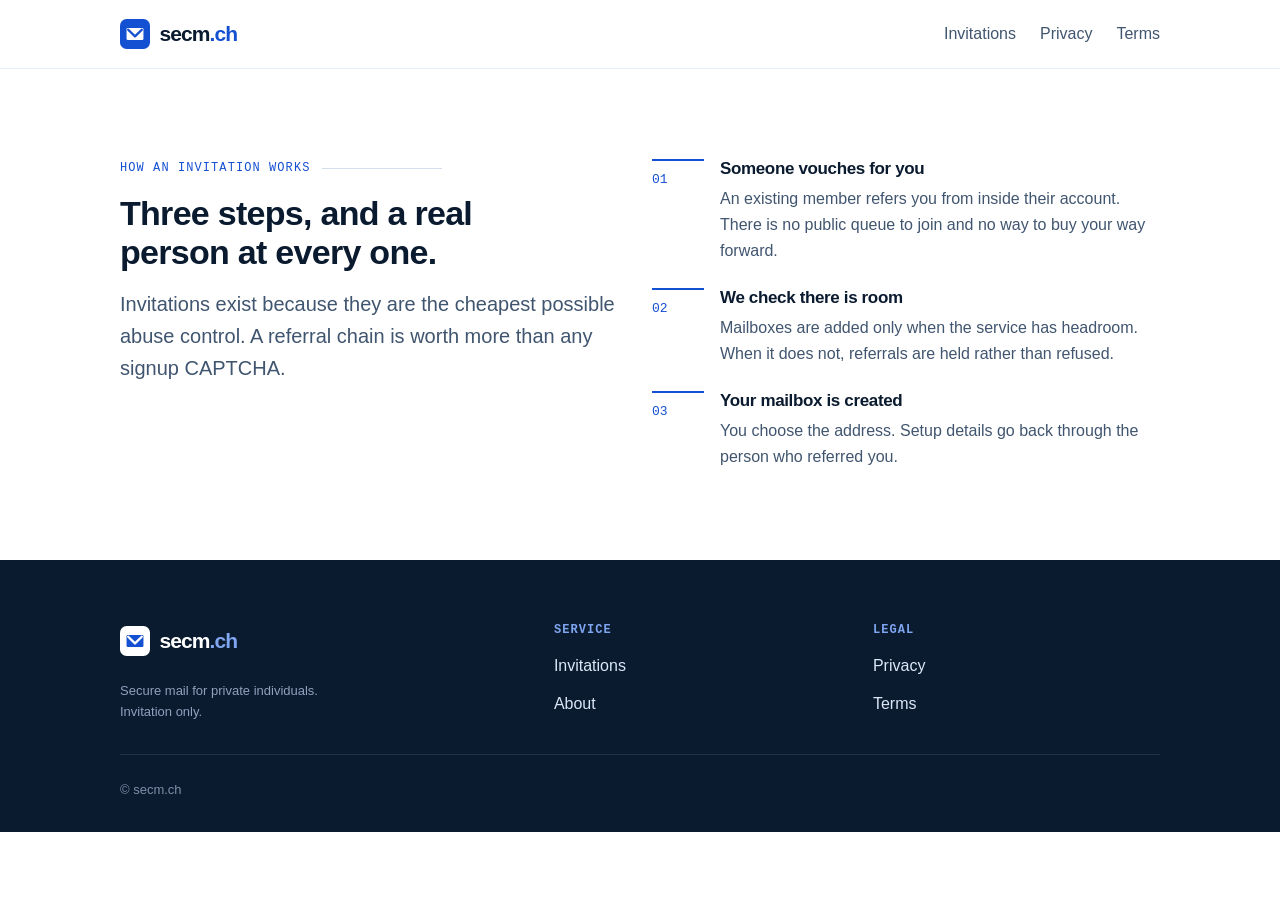
<file: index.html>
<!doctype html>
<html lang="en">
<head>
<meta charset="utf-8">
<meta name="viewport" content="width=device-width, initial-scale=1">
<meta http-equiv="Content-Security-Policy" content="default-src 'none'; base-uri 'none'; form-action 'none'; frame-src 'none'; object-src 'none'; script-src 'none'; connect-src 'none'; img-src 'self'; style-src 'self'; font-src 'self'; manifest-src 'self'; upgrade-insecure-requests">
<title>SECM — Secure mail for private individuals</title>
<meta name="description" content="SECM is a small, invitation-only mail service. No advertising, no profiling, no resale of anything that passes through your mailbox.">
<meta name="referrer" content="no-referrer">
<link rel="canonical" href="https://secm.ch/">
<link rel="stylesheet" href="/assets/css/main.css">
<link rel="icon" href="/assets/img/favicon.svg" type="image/svg+xml">
<link rel="apple-touch-icon" href="/assets/img/apple-touch-icon.png">
<link rel="manifest" href="/site.webmanifest">
<meta name="theme-color" content="#1450D2">
<meta property="og:type" content="website">
<meta property="og:site_name" content="SECM">
<meta property="og:title" content="SECM — Secure mail for private individuals">
<meta property="og:description" content="A small, invitation-only mail service. No advertising, no profiling, no resale.">
<meta property="og:url" content="https://secm.ch/">
<meta property="og:image" content="https://secm.ch/assets/img/og.png">
<meta name="twitter:card" content="summary_large_image">
</head>
<body>

<a class="skip" href="#main">Skip to content</a>

<header class="masthead">
  <div class="wrap masthead__inner">
    <a class="brand" href="/">
      <img class="brand__mark" src="/assets/img/logo-mark.svg" alt="" width="30" height="30">
      <span class="brand__word">secm<span class="brand__tld">.ch</span></span>
    </a>
    <nav class="nav" aria-label="Primary">
      <a class="nav__link" href="/invitations">Invitations</a>
      <a class="nav__link" href="/privacy">Privacy</a>
      <a class="nav__link" href="/terms">Terms</a>
    </nav>
  </div>
</header>

<main>

  <!-- =================================================================== -->
  <section class="section">
    <div class="wrap">
      <div class="grid grid--2">
        <div>
          <p class="eyebrow">How an invitation works</p>
          <h2 class="h-major">Three steps, and a real person at every one.</h2>
          <p class="lede">
            Invitations exist because they are the cheapest possible abuse
            control. A referral chain is worth more than any signup CAPTCHA.
          </p>
        </div>

        <ol class="steps">
          <li class="step">
            <span class="step__num" aria-hidden="true"></span>
            <div>
              <h3 class="step__title">Someone vouches for you</h3>
              <p class="step__body">
                An existing member refers you from inside their account. There
                is no public queue to join and no way to buy your way forward.
              </p>
            </div>
          </li>
          <li class="step">
            <span class="step__num" aria-hidden="true"></span>
            <div>
              <h3 class="step__title">We check there is room</h3>
              <p class="step__body">
                Mailboxes are added only when the service has headroom. When it
                does not, referrals are held rather than refused.
              </p>
            </div>
          </li>
          <li class="step">
            <span class="step__num" aria-hidden="true"></span>
            <div>
              <h3 class="step__title">Your mailbox is created</h3>
              <p class="step__body">
                You choose the address. Setup details go back through the person
                who referred you.
              </p>
            </div>
          </li>
        </ol>
      </div>
    </div>
  </section>

 

</main>

<footer class="footer">
  <div class="wrap">
    <div class="footer__grid">
      <div>
        <span class="footer__brand">
          <img class="brand__mark" src="/assets/img/logo-mark-inverse.svg" alt="" width="30" height="30">
          <span class="brand__word">secm<span class="brand__tld">.ch</span></span>
        </span>
        <p class="footer__blurb">
          Secure mail for private individuals. Invitation only.
        </p>
      </div>
      <div>
        <h2 class="footer__heading">Service</h2>
        <ul class="footer__list">
          <li><a href="/invitations">Invitations</a></li>
          <li><a href="/about">About</a></li>
        </ul>
      </div>
      <div>
        <h2 class="footer__heading">Legal</h2>
        <ul class="footer__list">
          <li><a href="/privacy">Privacy</a></li>
          <li><a href="/terms">Terms</a></li>
        </ul>
      </div>
    </div>
    <div class="footer__base">
      <span>&copy; secm.ch</span>
    </div>
  </div>
</footer>

</body>
</html>
</file>
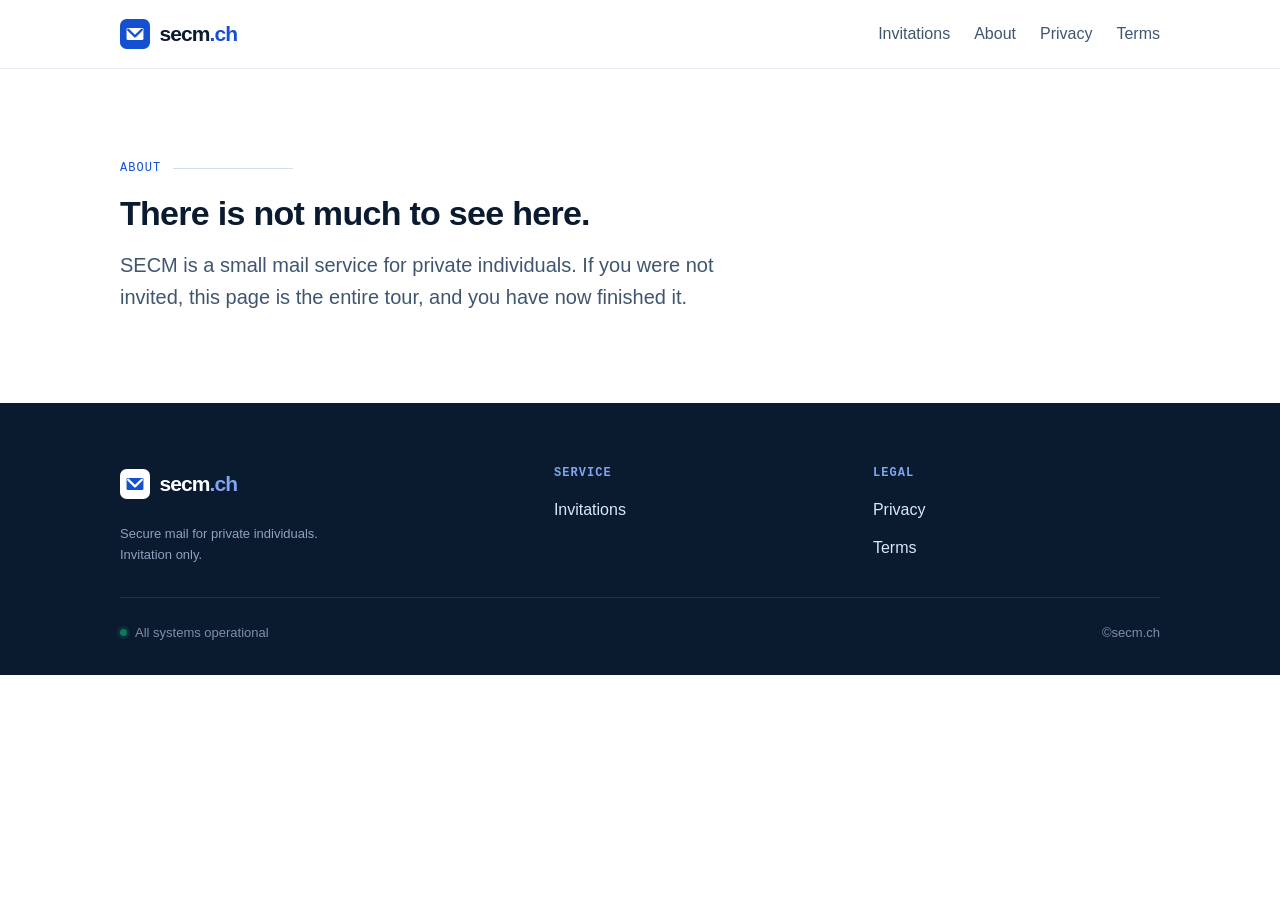
<file: about.html>
<!doctype html>
<html lang="en">
<head>
<meta charset="utf-8">
<meta name="viewport" content="width=device-width, initial-scale=1">
<meta http-equiv="Content-Security-Policy" content="default-src 'none'; base-uri 'none'; form-action 'none'; frame-src 'none'; object-src 'none'; script-src 'none'; connect-src 'none'; img-src 'self'; style-src 'self'; font-src 'self'; manifest-src 'self'; upgrade-insecure-requests">
<title>About — SECM</title>
<meta name="description" content="SECM is a small, invitation-only mail service. If you were not invited, this page is the entire tour.">
<meta name="referrer" content="no-referrer">
<link rel="canonical" href="https://secm.ch/about">
<link rel="stylesheet" href="/assets/css/main.css">
<link rel="icon" href="/assets/img/favicon.svg" type="image/svg+xml">
<link rel="apple-touch-icon" href="/assets/img/apple-touch-icon.png">
<link rel="manifest" href="/site.webmanifest">
<meta name="theme-color" content="#1450D2">
<meta property="og:type" content="website">
<meta property="og:site_name" content="SECM">
<meta property="og:title" content="About — SECM">
<meta property="og:description" content="SECM is a small, invitation-only mail service. If you were not invited, this page is the entire tour.">
<meta property="og:url" content="https://secm.ch/about">
<meta property="og:image" content="https://secm.ch/assets/img/og.png">
<meta name="twitter:card" content="summary_large_image">
</head>
<body>

<a class="skip" href="#main">Skip to content</a>

<header class="masthead">
  <div class="wrap masthead__inner">
    <a class="brand" href="/">
      <img class="brand__mark" src="/assets/img/logo-mark.svg" alt="" width="30" height="30">
      <span class="brand__word">secm<span class="brand__tld">.ch</span></span>
    </a>
    <nav class="nav" aria-label="Primary">
      <a class="nav__link" href="/invitations">Invitations</a>
      <a class="nav__link" href="/about">About</a>
      <a class="nav__link" href="/privacy">Privacy</a>
      <a class="nav__link" href="/terms">Terms</a>
    </nav>
  </div>
</header>

<main id="main">
  <section class="wrap section">
    <p class="eyebrow">About</p>
    <h1 class="h-major">There is not much to see here.</h1>
    <p class="lede">
      SECM is a small mail service for private individuals. If you were not
      invited, this page is the entire tour, and you have now finished it.
    </p>
  </section>

  
</main>

<footer class="footer">
  <div class="wrap">
    <div class="footer__grid">
      <div>
        <span class="footer__brand">
          <img class="brand__mark" src="/assets/img/logo-mark-inverse.svg" alt="" width="30" height="30">
          <span class="brand__word">secm<span class="brand__tld">.ch</span></span>
        </span>
        <p class="footer__blurb">
          Secure mail for private individuals. Invitation only.
        </p>
      </div>
      <div>
        <h2 class="footer__heading">Service</h2>
        <ul class="footer__list">
          <li><a href="/invitations">Invitations</a></li>
        </ul>
      </div>
      <div>
        <h2 class="footer__heading">Legal</h2>
        <ul class="footer__list">
          <li><a href="/privacy">Privacy</a></li>
          <li><a href="/terms">Terms</a></li>

        </ul>
      </div>
    </div>
    <div class="footer__base">
      <span class="footer__status"><span class="plate__dot"></span> All systems operational</span>
      <span>&copy;secm.ch</span>
    </div>
  </div>
</footer>

</body>
</html>
</file>
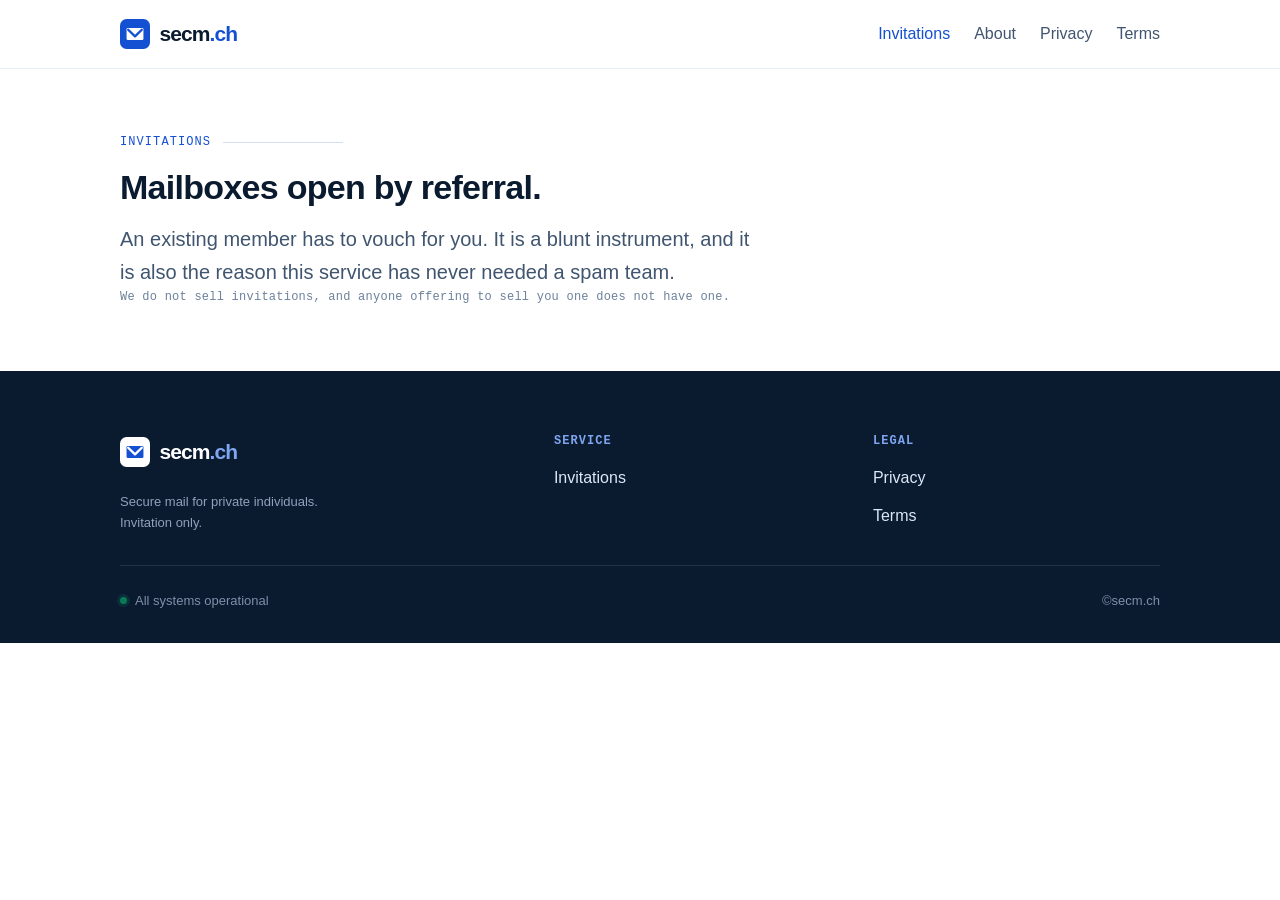
<file: invitations.html>
<!doctype html>
<html lang="en">
<head>
<meta charset="utf-8">
<meta name="viewport" content="width=device-width, initial-scale=1">
<meta http-equiv="Content-Security-Policy" content="default-src 'none'; base-uri 'none'; form-action 'none'; frame-src 'none'; object-src 'none'; script-src 'none'; connect-src 'none'; img-src 'self'; style-src 'self'; font-src 'self'; manifest-src 'self'; upgrade-insecure-requests">
<title>Invitations — SECM</title>
<meta name="description" content="SECM mailboxes are opened by referral from an existing member. Redeem an invitation code here.">
<meta name="referrer" content="no-referrer">
<link rel="canonical" href="https://secm.ch/invitations">
<link rel="stylesheet" href="/assets/css/main.css">
<link rel="icon" href="/assets/img/favicon.svg" type="image/svg+xml">
<link rel="apple-touch-icon" href="/assets/img/apple-touch-icon.png">
<meta name="theme-color" content="#1450D2">
<meta property="og:type" content="website">
<meta property="og:site_name" content="SECM">
<meta property="og:title" content="Invitations — SECM">
<meta property="og:description" content="SECM mailboxes are opened by referral from an existing member. Redeem an invitation code here.">
<meta property="og:url" content="https://secm.ch/invitations">
<meta property="og:image" content="https://secm.ch/assets/img/og.png">
<meta name="twitter:card" content="summary_large_image">
</head>
<body>

<a class="skip" href="#main">Skip to content</a>

<header class="masthead">
  <div class="wrap masthead__inner">
    <a class="brand" href="/">
      <img class="brand__mark" src="/assets/img/logo-mark.svg" alt="" width="30" height="30">
      <span class="brand__word">secm<span class="brand__tld">.ch</span></span>
    </a>
    <nav class="nav" aria-label="Primary">
      <a class="nav__link" href="/invitations" aria-current="page">Invitations</a>
      <a class="nav__link" href="/about">About</a>
      <a class="nav__link" href="/privacy">Privacy</a>
      <a class="nav__link" href="/terms">Terms</a>
    </nav>
  </div>
</header>

<main id="main">
  <section class="wrap section section--tight">
    <p class="eyebrow">Invitations</p>
    <h1 class="h-major">Mailboxes open by referral.</h1>
    <p class="lede">
      An existing member has to vouch for you. It is a blunt instrument, and it
      is also the reason this service has never needed a spam team.
    </p>
    <p class="meta">
            We do not sell invitations, and anyone offering to sell you one does
            not have one.
    </p>
  </section>
</main>

<footer class="footer">
  <div class="wrap">
    <div class="footer__grid">
      <div>
        <span class="footer__brand">
          <img class="brand__mark" src="/assets/img/logo-mark-inverse.svg" alt="" width="30" height="30">
          <span class="brand__word">secm<span class="brand__tld">.ch</span></span>
        </span>
        <p class="footer__blurb">
          Secure mail for private individuals. Invitation only.
        </p>
      </div>
      <div>
        <h2 class="footer__heading">Service</h2>
        <ul class="footer__list">
          <li><a href="/invitations">Invitations</a></li>
        </ul>
      </div>
      <div>
        <h2 class="footer__heading">Legal</h2>
        <ul class="footer__list">
          <li><a href="/privacy">Privacy</a></li>
          <li><a href="/terms">Terms</a></li>
        </ul>
      </div>
    </div>
    <div class="footer__base">
      <span class="footer__status"><span class="plate__dot"></span> All systems operational</span>
      <span>&copy;secm.ch</span>
    </div>
  </div>
</footer>

</body>
</html>
</file>
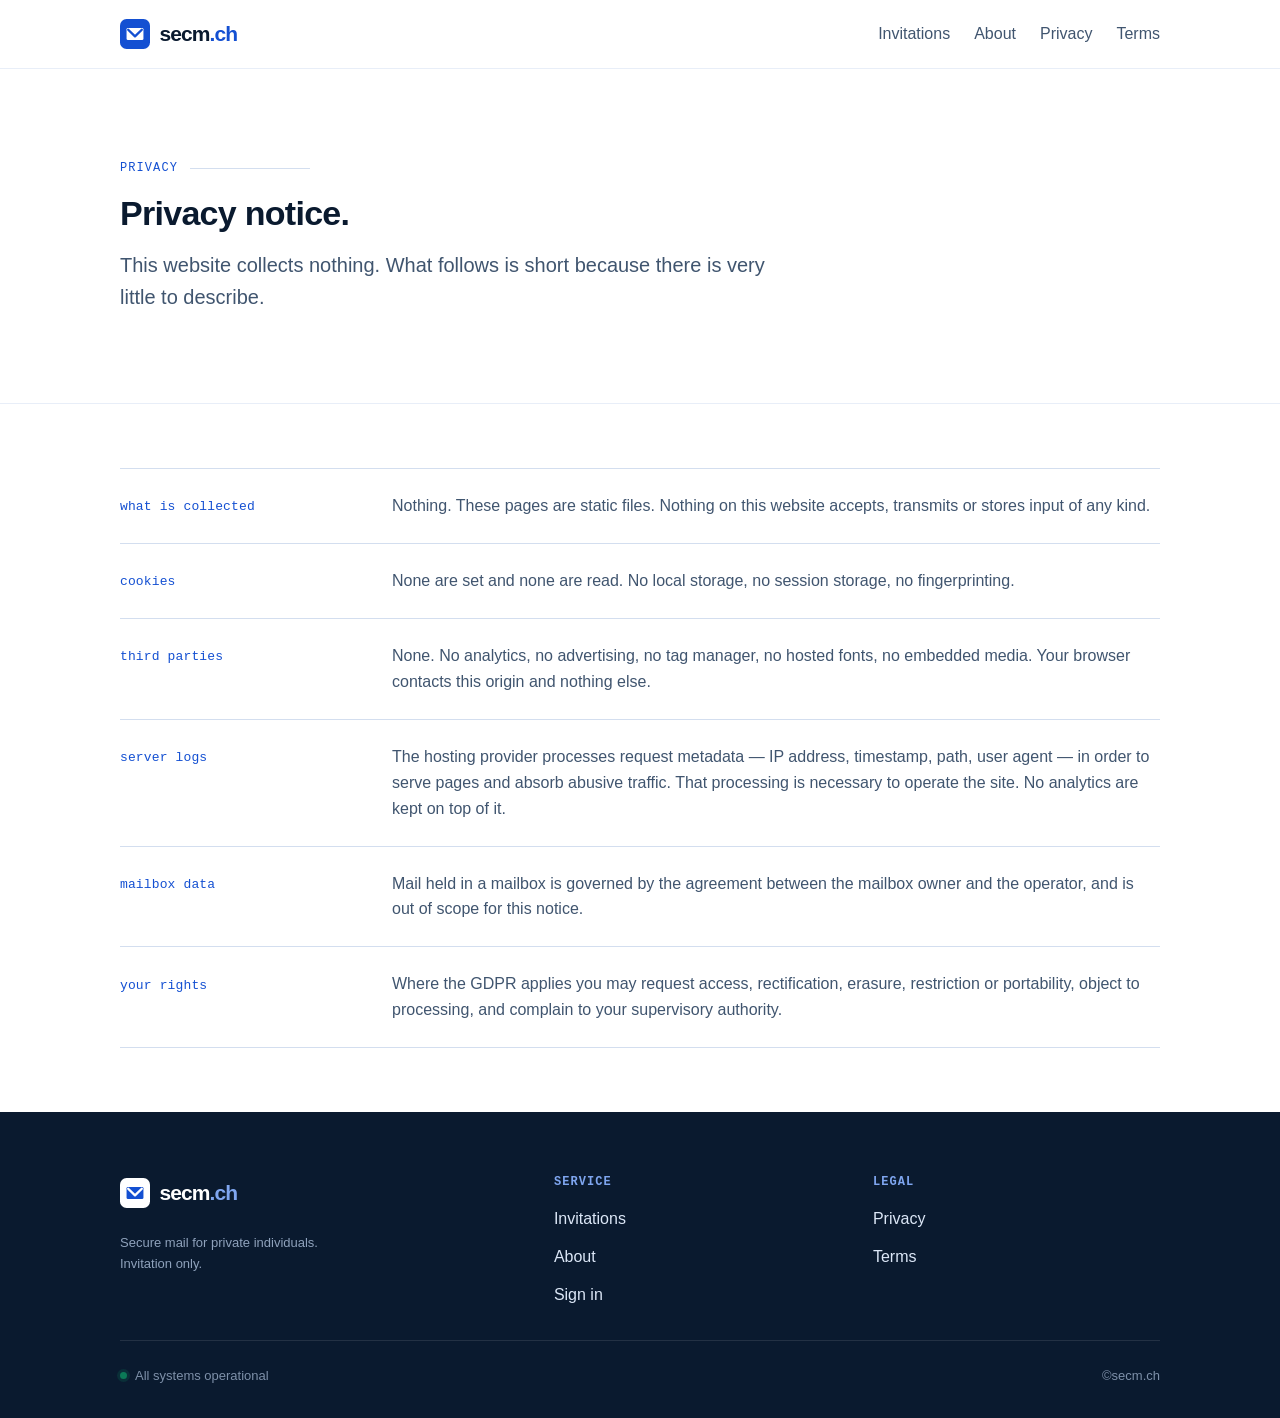
<file: privacy.html>
<!doctype html>
<html lang="en">
<head>
<meta charset="utf-8">
<meta name="viewport" content="width=device-width, initial-scale=1">
<meta http-equiv="Content-Security-Policy" content="default-src 'none'; base-uri 'none'; form-action 'none'; frame-src 'none'; object-src 'none'; script-src 'none'; connect-src 'none'; img-src 'self'; style-src 'self'; font-src 'self'; manifest-src 'self'; upgrade-insecure-requests">
<title>Privacy — SECM</title>
<meta name="description" content="This website sets no cookies, runs no analytics and makes no third-party requests.">
<meta name="referrer" content="no-referrer">
<link rel="canonical" href="https://secm.ch/privacy">
<link rel="stylesheet" href="/assets/css/main.css">
<link rel="icon" href="/assets/img/favicon.svg" type="image/svg+xml">
<link rel="apple-touch-icon" href="/assets/img/apple-touch-icon.png">
<meta name="theme-color" content="#1450D2">
<meta property="og:type" content="website">
<meta property="og:site_name" content="SECM">
<meta property="og:title" content="Privacy — SECM">
<meta property="og:description" content="This website sets no cookies, runs no analytics and makes no third-party requests.">
<meta property="og:url" content="https://secm.ch/privacy">
<meta property="og:image" content="https://secm.ch/assets/img/og.png">
<meta name="twitter:card" content="summary_large_image">
</head>
<body>

<a class="skip" href="#main">Skip to content</a>

<header class="masthead">
  <div class="wrap masthead__inner">
    <a class="brand" href="/">
      <img class="brand__mark" src="/assets/img/logo-mark.svg" alt="" width="30" height="30">
      <span class="brand__word">secm<span class="brand__tld">.ch</span></span>
    </a>
    <nav class="nav" aria-label="Primary">
      <a class="nav__link" href="/invitations">Invitations</a>
      <a class="nav__link" href="/about">About</a>
      <a class="nav__link" href="/privacy">Privacy</a>
      <a class="nav__link" href="/terms">Terms</a>
    </nav>
  </div>
</header>

<main id="main">
  <section class="wrap section">
    <p class="eyebrow">Privacy</p>
    <h1 class="h-major">Privacy notice.</h1>
    <p class="lede">
      This website collects nothing. What follows is short because there is
      very little to describe.
    </p>
  </section>

  <section class="section section--tight">
    <div class="wrap">
      <dl class="spec">
        <div class="spec__row">
          <dt class="spec__term">what is collected</dt>
          <dd class="spec__def">
            Nothing. These pages are static files. Nothing on this website
            accepts, transmits or stores input of any kind.
          </dd>
        </div>
        <div class="spec__row">
          <dt class="spec__term">cookies</dt>
          <dd class="spec__def">
            None are set and none are read. No local storage, no session
            storage, no fingerprinting.
          </dd>
        </div>
        <div class="spec__row">
          <dt class="spec__term">third parties</dt>
          <dd class="spec__def">
            None. No analytics, no advertising, no tag manager, no hosted
            fonts, no embedded media. Your browser contacts this origin and
            nothing else.
          </dd>
        </div>
        <div class="spec__row">
          <dt class="spec__term">server logs</dt>
          <dd class="spec__def">
            The hosting provider processes request metadata &mdash; IP address,
            timestamp, path, user agent &mdash; in order to serve pages and
            absorb abusive traffic. That processing is necessary to operate the
            site. No analytics are kept on top of it.
          </dd>
        </div>
        <div class="spec__row">
          <dt class="spec__term">mailbox data</dt>
          <dd class="spec__def">
            Mail held in a mailbox is governed by the agreement between the
            mailbox owner and the operator, and is out of scope for this notice.
          </dd>
        </div>
        <div class="spec__row">
          <dt class="spec__term">your rights</dt>
          <dd class="spec__def">
            Where the GDPR applies you may request access, rectification,
            erasure, restriction or portability, object to processing, and
            complain to your supervisory authority.
          </dd>
        </div>
  </section>
</main>

<footer class="footer">
  <div class="wrap">
    <div class="footer__grid">
      <div>
        <span class="footer__brand">
          <img class="brand__mark" src="/assets/img/logo-mark-inverse.svg" alt="" width="30" height="30">
          <span class="brand__word">secm<span class="brand__tld">.ch</span></span>
        </span>
        <p class="footer__blurb">
          Secure mail for private individuals. Invitation only.
        </p>
      </div>
      <div>
        <h2 class="footer__heading">Service</h2>
        <ul class="footer__list">
          <li><a href="/invitations">Invitations</a></li>
          <li><a href="/about">About</a></li>
          <li><a href="/signin">Sign in</a></li>
        </ul>
      </div>
      <div>
        <h2 class="footer__heading">Legal</h2>
        <ul class="footer__list">
          <li><a href="/privacy">Privacy</a></li>
          <li><a href="/terms">Terms</a></li>
        </ul>
      </div>
    </div>
    <div class="footer__base">
      <span class="footer__status"><span class="plate__dot"></span> All systems operational</span>
      <span>&copy;secm.ch</span>
    </div>
  </div>
</footer>

</body>
</html>
</file>
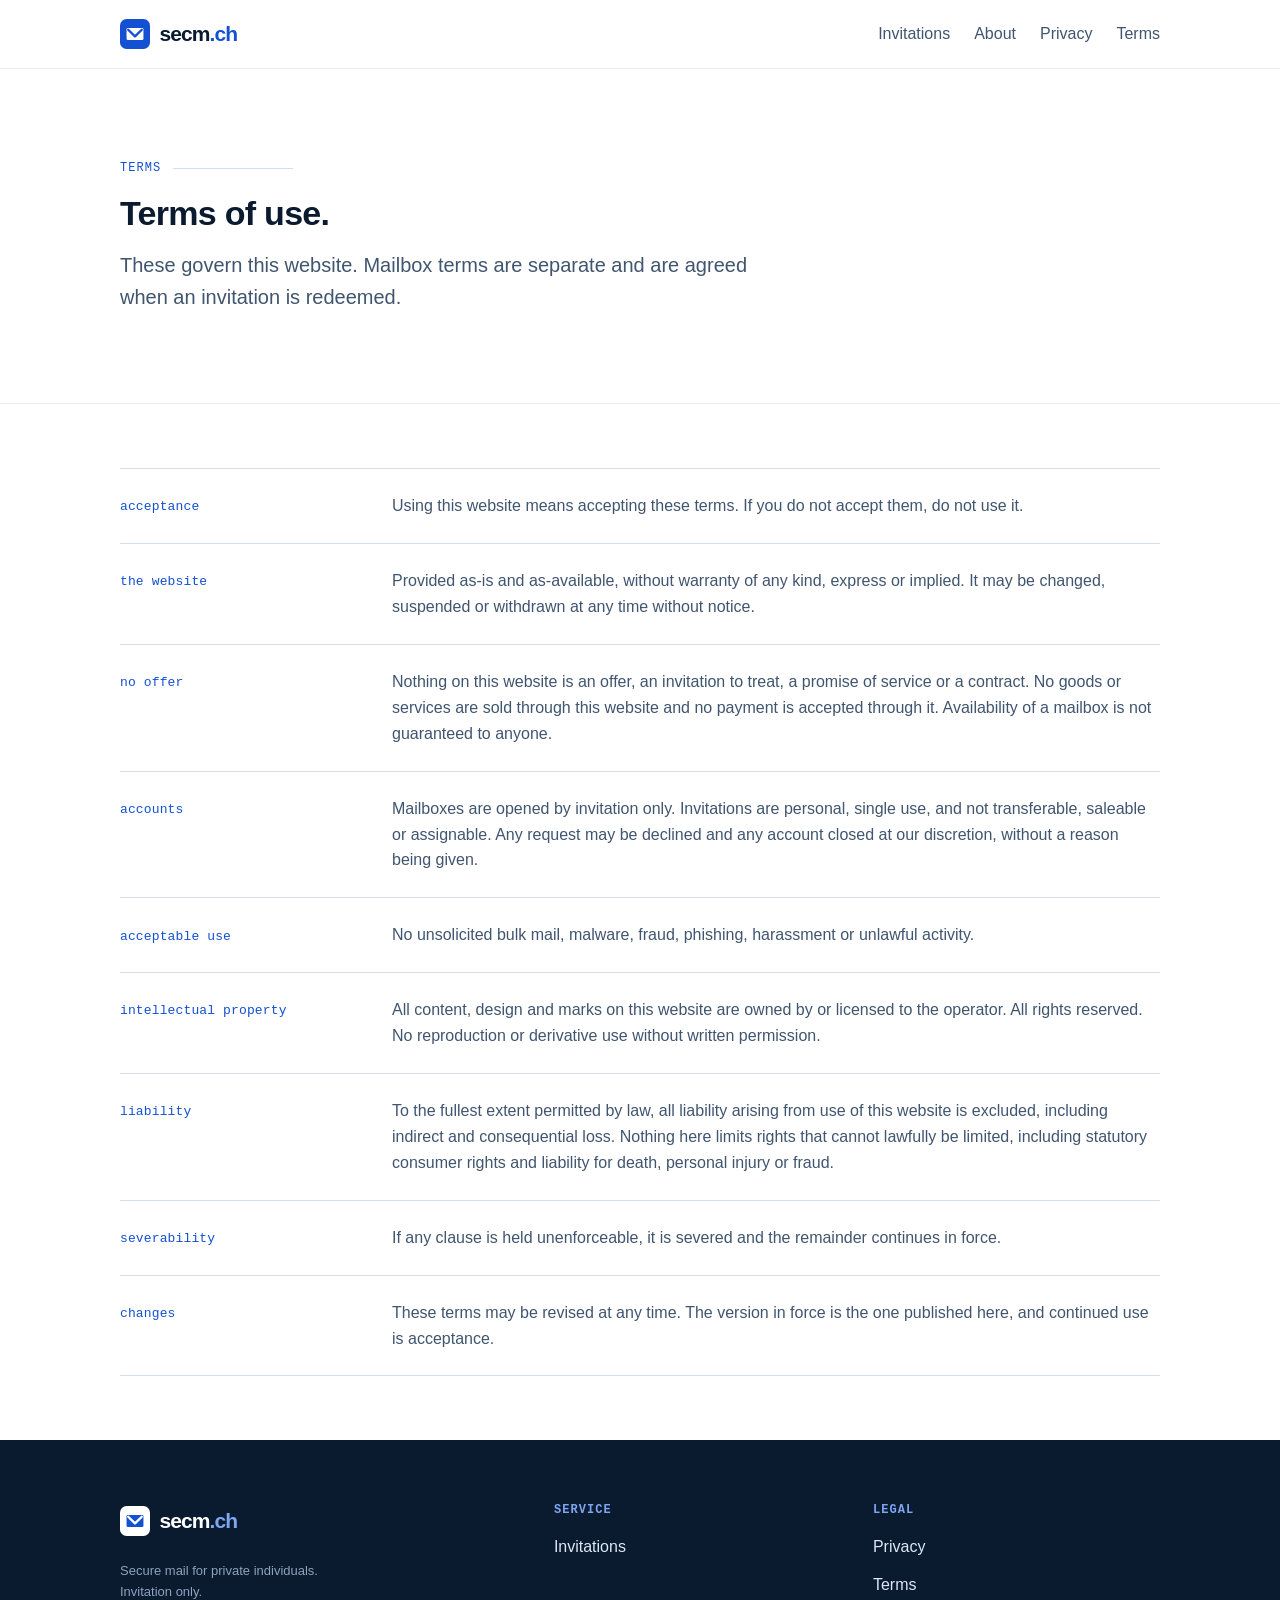
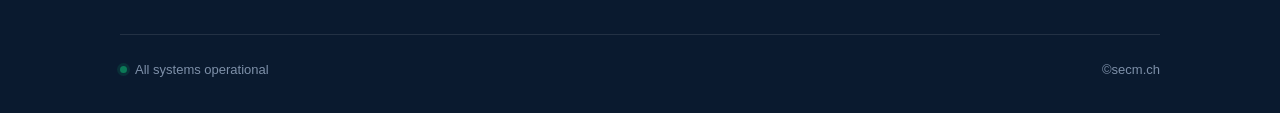
<file: terms.html>
<!doctype html>
<html lang="en">
<head>
<meta charset="utf-8">
<meta name="viewport" content="width=device-width, initial-scale=1">
<meta http-equiv="Content-Security-Policy" content="default-src 'none'; base-uri 'none'; form-action 'none'; frame-src 'none'; object-src 'none'; script-src 'none'; connect-src 'none'; img-src 'self'; style-src 'self'; font-src 'self'; manifest-src 'self'; upgrade-insecure-requests">
<title>Terms — SECM</title>
<meta name="description" content="Terms of use for the secm.ch website, including the scope of authorised security testing.">
<meta name="referrer" content="no-referrer">
<link rel="canonical" href="https://secm.ch/terms">
<link rel="stylesheet" href="/assets/css/main.css">
<link rel="icon" href="/assets/img/favicon.svg" type="image/svg+xml">
<link rel="apple-touch-icon" href="/assets/img/apple-touch-icon.png">
<link rel="manifest" href="/site.webmanifest">
<meta name="theme-color" content="#1450D2">
<meta property="og:type" content="website">
<meta property="og:site_name" content="SECM">
<meta property="og:title" content="Terms — SECM">
<meta property="og:description" content="Terms of use for the secm.ch website, including the scope of authorised security testing.">
<meta property="og:url" content="https://secm.ch/terms">
<meta property="og:image" content="https://secm.ch/assets/img/og.png">
<meta name="twitter:card" content="summary_large_image">
</head>
<body>

<a class="skip" href="#main">Skip to content</a>

<header class="masthead">
  <div class="wrap masthead__inner">
    <a class="brand" href="/">
      <img class="brand__mark" src="/assets/img/logo-mark.svg" alt="" width="30" height="30">
      <span class="brand__word">secm<span class="brand__tld">.ch</span></span>
    </a>
    <nav class="nav" aria-label="Primary">
      <a class="nav__link" href="/invitations">Invitations</a>
      <a class="nav__link" href="/about">About</a>
      <a class="nav__link" href="/privacy">Privacy</a>
      <a class="nav__link" href="/terms">Terms</a>
    </nav>
  </div>
</header>

<main id="main">
  <section class="wrap section">
    <p class="eyebrow">Terms</p>
    <h1 class="h-major">Terms of use.</h1>
    <p class="lede">
      These govern this website. Mailbox terms are separate and are agreed when
      an invitation is redeemed.
    </p>
  </section>

  <section class="section section--tight">
    <div class="wrap">
      <dl class="spec">
        <div class="spec__row">
          <dt class="spec__term">acceptance</dt>
          <dd class="spec__def">
            Using this website means accepting these terms. If you do not
            accept them, do not use it.
          </dd>
        </div>
        <div class="spec__row">
          <dt class="spec__term">the website</dt>
          <dd class="spec__def">
            Provided as-is and as-available, without warranty of any kind,
            express or implied. It may be changed, suspended or withdrawn at any
            time without notice.
          </dd>
        </div>
        <div class="spec__row">
          <dt class="spec__term">no offer</dt>
          <dd class="spec__def">
            Nothing on this website is an offer, an invitation to treat, a
            promise of service or a contract. No goods or services are sold
            through this website and no payment is accepted through it.
            Availability of a mailbox is not guaranteed to anyone.
          </dd>
        </div>
        <div class="spec__row">
          <dt class="spec__term">accounts</dt>
          <dd class="spec__def">
            Mailboxes are opened by invitation only. Invitations are personal,
            single use, and not transferable, saleable or assignable. Any
            request may be declined and any account closed at our discretion,
            without a reason being given.
          </dd>
        </div>
        <div class="spec__row">
          <dt class="spec__term">acceptable use</dt>
          <dd class="spec__def">
            No unsolicited bulk mail, malware, fraud, phishing, harassment or
            unlawful activity.
          </dd>
        </div>
        
        <div class="spec__row">
          <dt class="spec__term">intellectual property</dt>
          <dd class="spec__def">
            All content, design and marks on this website are owned by or
            licensed to the operator. All rights reserved. No reproduction or
            derivative use without written permission.
          </dd>
        </div>
        <div class="spec__row">
          <dt class="spec__term">liability</dt>
          <dd class="spec__def">
            To the fullest extent permitted by law, all liability arising from
            use of this website is excluded, including indirect and
            consequential loss. Nothing here limits rights that cannot lawfully
            be limited, including statutory consumer rights and liability for
            death, personal injury or fraud.
          </dd>
        </div>
        <div class="spec__row">
          <dt class="spec__term">severability</dt>
          <dd class="spec__def">
            If any clause is held unenforceable, it is severed and the
            remainder continues in force.
          </dd>
        </div>
        <div class="spec__row">
          <dt class="spec__term">changes</dt>
          <dd class="spec__def">
            These terms may be revised at any time. The version in force is the
            one published here, and continued use is acceptance.
          </dd>
        </div>
 
    
      </dl>
    </div>
  </section>
</main>

<footer class="footer">
  <div class="wrap">
    <div class="footer__grid">
      <div>
        <span class="footer__brand">
          <img class="brand__mark" src="/assets/img/logo-mark-inverse.svg" alt="" width="30" height="30">
          <span class="brand__word">secm<span class="brand__tld">.ch</span></span>
        </span>
        <p class="footer__blurb">
          Secure mail for private individuals. Invitation only.
        </p>
      </div>
      <div>
        <h2 class="footer__heading">Service</h2>
        <ul class="footer__list">
          <li><a href="/invitations">Invitations</a></li>
        </ul>
      </div>
      <div>
        <h2 class="footer__heading">Legal</h2>
        <ul class="footer__list">
          <li><a href="/privacy">Privacy</a></li>
          <li><a href="/terms">Terms</a></li>
        </ul>
      </div>
    </div>
    <div class="footer__base">
      <span class="footer__status"><span class="plate__dot"></span> All systems operational</span>
      <span>&copy;secm.ch</span>
    </div>
  </div>
</footer>

</body>
</html>
</file>
<file: assets/css/main.css>
/* ==========================================================================
   SECM — main.css
   The entire design system. One file, no imports, no CDN, no web fonts.

   Everything is served from this origin, which is what allows the Content
   Security Policy in _headers to be `default-src 'none'` with no exceptions
   for third parties. If you ever add a hosted font or an analytics script,
   this file and _headers are where the cost shows up.

   Direction: Swiss typographic grid (the domain is .ch, so the vernacular is
   earned) rendered in cobalt on white. The signature device is the "message
   header plate" — a monospace key/value block styled after a raw RFC 5322
   header, used sparingly as the hero object and as section anchors.
   ========================================================================== */

/* --------------------------------------------------------------------------
   1. Tokens
   -------------------------------------------------------------------------- */

:root {
  /* Palette — six values, everything else is derived from them.
     Cobalt is deliberately a saturated poster blue, not the violet that
     Proton uses, and not the flat corporate #007BFF everyone defaults to. */
  --ink:         #0A1A2F;  /* near-black with a blue cast — body text        */
  --ink-mid:     #40556F;  /* secondary text                                 */
  --ink-soft:    #6C819B;  /* captions, meta                                 */
  --cobalt:      #1450D2;  /* primary brand                                  */
  --cobalt-deep: #0C2F86;  /* hover, dark surfaces                           */
  --sky:         #E6EFFD;  /* tint panels                                    */
  --paper:       #FFFFFF;
  --paper-cool:  #F5F8FD;
  --rule:        #D3DEEF;
  --rule-soft:   #E8EEF8;
  --signal:      #0B7A57;  /* reserved: pass/operational only, never decor   */

  /* Type — system stacks only. No @font-face, no network request, no
     fingerprinting surface. Personality comes from the scale, the tracking
     and the mono utility face, not from a licensed display font. */
  --font-sans: -apple-system, BlinkMacSystemFont, "Segoe UI", Roboto,
               "Helvetica Neue", Arial, sans-serif;
  --font-mono: ui-monospace, SFMono-Regular, "SF Mono", Menlo, Consolas,
               "Liberation Mono", monospace;

  --step--2: 0.75rem;
  --step--1: 0.8125rem;
  --step-0:  1rem;
  --step-1:  1.0625rem;
  --step-2:  1.3125rem;
  --step-3:  1.625rem;
  --step-4:  2.125rem;
  --step-5:  2.75rem;
  --step-hero: clamp(2.25rem, 1.1rem + 4.2vw, 3.625rem);

  /* Space — 4px base */
  --s-1:  0.25rem;
  --s-2:  0.5rem;
  --s-3:  0.75rem;
  --s-4:  1rem;
  --s-5:  1.5rem;
  --s-6:  2rem;
  --s-7:  3rem;
  --s-8:  4rem;
  --s-9:  6rem;

  --container: 1120px;
  --gutter: clamp(1.25rem, 4vw, 2.5rem);
  --radius: 10px;
  --radius-sm: 6px;

  --shadow-card: 0 1px 2px rgba(10, 26, 47, 0.05),
                 0 8px 24px -16px rgba(10, 26, 47, 0.28);
  --shadow-lift: 0 2px 4px rgba(10, 26, 47, 0.06),
                 0 20px 44px -22px rgba(10, 26, 47, 0.35);
}

/* --------------------------------------------------------------------------
   2. Reset
   -------------------------------------------------------------------------- */

*, *::before, *::after { box-sizing: border-box; }

html {
  -webkit-text-size-adjust: 100%;
  scroll-behavior: smooth;
}

body {
  margin: 0;
  background: var(--paper);
  color: var(--ink);
  font-family: var(--font-sans);
  font-size: var(--step-1);
  line-height: 1.62;
  -webkit-font-smoothing: antialiased;
  text-rendering: optimizeLegibility;
}

h1, h2, h3, h4 {
  margin: 0;
  line-height: 1.14;
  letter-spacing: -0.021em;
  font-weight: 700;
  text-wrap: balance;
}

p { margin: 0; }
ul, ol, dl, dd { margin: 0; padding: 0; }
li { list-style: none; }
img, svg { display: block; max-width: 100%; }

a {
  color: var(--cobalt);
  text-decoration-thickness: 1px;
  text-underline-offset: 0.18em;
}
a:hover { color: var(--cobalt-deep); }

:focus-visible {
  outline: 2px solid var(--cobalt);
  outline-offset: 3px;
  border-radius: 3px;
}

::selection { background: var(--sky); color: var(--ink); }

@media (prefers-reduced-motion: reduce) {
  html { scroll-behavior: auto; }
  *, *::before, *::after {
    animation-duration: 0.001ms !important;
    animation-iteration-count: 1 !important;
    transition-duration: 0.001ms !important;
  }
}

/* --------------------------------------------------------------------------
   3. Layout primitives
   -------------------------------------------------------------------------- */

.wrap {
  width: 100%;
  max-width: var(--container);
  margin-inline: auto;
  padding-inline: var(--gutter);
}

.wrap--narrow { max-width: 760px; }

.section { padding-block: clamp(3.5rem, 7vw, 6rem); }
.section--tint { background: var(--paper-cool); }
.section--sky  { background: var(--sky); }
.section--ink  { background: var(--ink); color: #DEE7F3; }
.section--tight { padding-block: clamp(2.5rem, 5vw, 4rem); }
.section + .section { border-top: 1px solid var(--rule-soft); }
.section--tint + .section--tint,
.section--ink + .section--ink { border-top: 0; }

.skip {
  position: absolute;
  left: -9999px;
  top: 0;
  background: var(--cobalt);
  color: #fff;
  padding: var(--s-3) var(--s-4);
  z-index: 100;
  border-radius: 0 0 var(--radius-sm) 0;
}
.skip:focus { left: 0; color: #fff; }

/* --------------------------------------------------------------------------
   4. Type utilities
   -------------------------------------------------------------------------- */

.eyebrow {
  font-family: var(--font-mono);
  font-size: var(--step--2);
  letter-spacing: 0.09em;
  text-transform: uppercase;
  color: var(--cobalt);
  margin-bottom: var(--s-4);
  display: flex;
  align-items: center;
  gap: var(--s-3);
}
.eyebrow::after {
  content: "";
  flex: 1;
  height: 1px;
  background: var(--rule);
  max-width: 120px;
}
.eyebrow--plain::after { display: none; }
.section--ink .eyebrow { color: #7FA6F0; }
.section--ink .eyebrow::after { background: rgba(255, 255, 255, 0.18); }

.h-hero  { font-size: var(--step-hero); letter-spacing: -0.03em; }
.h-major { font-size: clamp(1.75rem, 1.1rem + 2.2vw, var(--step-4)); }
.h-minor { font-size: var(--step-2); letter-spacing: -0.012em; }

.lede {
  font-size: clamp(1.0625rem, 1rem + 0.4vw, 1.25rem);
  color: var(--ink-mid);
  max-width: 58ch;
}

.prose p + p { margin-top: var(--s-4); }
.prose { color: var(--ink-mid); max-width: 68ch; }
.prose strong { color: var(--ink); font-weight: 600; }
.prose h3 { margin-top: var(--s-6); margin-bottom: var(--s-3); color: var(--ink); }

.meta {
  font-family: var(--font-mono);
  font-size: var(--step--2);
  color: var(--ink-soft);
  letter-spacing: 0.02em;
}

/* Rhythm between the standard section furniture, so individual pages never
   have to carry spacing utilities. */
.h-hero + .lede,
.h-major + .lede,
.h-minor + .lede,
.h-minor + .card__body { margin-top: var(--s-4); }

.lede + .grid,
.lede + .steps,
.lede + .spec,
.lede + .btn-row,
.h-major + .grid,
.h-major + .steps,
.h-major + .spec,
.card__body + .btn-row { margin-top: var(--s-6); }

.section .lede + .grid,
.section .h-major + .grid { margin-top: var(--s-7); }

.stack-4 > * + * { margin-top: var(--s-4); }
.stack-5 > * + * { margin-top: var(--s-5); }
.stack-6 > * + * { margin-top: var(--s-6); }

/* --------------------------------------------------------------------------
   5. Buttons
   -------------------------------------------------------------------------- */

.btn {
  display: inline-flex;
  align-items: center;
  justify-content: center;
  gap: var(--s-2);
  font: inherit;
  font-size: var(--step-0);
  font-weight: 600;
  letter-spacing: -0.005em;
  padding: 0.7rem 1.25rem;
  border-radius: var(--radius-sm);
  border: 1px solid transparent;
  cursor: pointer;
  text-decoration: none;
  transition: background-color 140ms ease, border-color 140ms ease,
              color 140ms ease, transform 140ms ease;
}
.btn:active { transform: translateY(1px); }

.btn--primary {
  background: var(--cobalt);
  color: #fff;
  border-color: var(--cobalt);
}
.btn--primary:hover {
  background: var(--cobalt-deep);
  border-color: var(--cobalt-deep);
  color: #fff;
}

.btn--ghost {
  background: transparent;
  color: var(--cobalt);
  border-color: var(--rule);
}
.btn--ghost:hover { border-color: var(--cobalt); background: var(--paper-cool); }

.btn--quiet {
  background: transparent;
  color: var(--ink-mid);
  padding-inline: 0.5rem;
}
.btn--quiet:hover { color: var(--cobalt); }

.btn--block { width: 100%; }
.btn--lg { padding: 0.85rem 1.6rem; font-size: var(--step-1); }

.btn-row {
  display: flex;
  flex-wrap: wrap;
  gap: var(--s-3);
  align-items: center;
}

/* --------------------------------------------------------------------------
   6. Masthead
   -------------------------------------------------------------------------- */

.masthead {
  position: sticky;
  top: 0;
  z-index: 40;
  background: rgba(255, 255, 255, 0.92);
  backdrop-filter: saturate(160%) blur(10px);
  border-bottom: 1px solid var(--rule-soft);
}

.masthead__inner {
  display: flex;
  align-items: center;
  gap: var(--s-5);
  min-height: 68px;
}

.brand {
  display: inline-flex;
  align-items: center;
  gap: 0.6rem;
  text-decoration: none;
  color: var(--ink);
  flex: 0 0 auto;
}
.brand__mark { width: 30px; height: 30px; flex: 0 0 auto; }
.brand__word {
  font-size: 1.3125rem;
  font-weight: 700;
  letter-spacing: -0.045em;
}
.brand__tld { color: var(--cobalt); font-weight: 600; }

.nav {
  display: flex;
  align-items: center;
  gap: var(--s-5);
  margin-left: auto;
}
.nav__link {
  font-size: var(--step-0);
  color: var(--ink-mid);
  text-decoration: none;
  font-weight: 500;
}
.nav__link:hover, .nav__link[aria-current="page"] { color: var(--cobalt); }
.nav__actions { display: flex; gap: var(--s-3); align-items: center; }

@media (max-width: 860px) {
  .nav__link { display: none; }
  .nav__link--keep { display: inline; }
}
@media (max-width: 520px) {
  .nav__actions .btn--ghost { display: none; }
  .brand__word { font-size: 1.1875rem; }
}

/* --------------------------------------------------------------------------
   7. Signature device — the message header plate
   A monospace key/value block styled after a raw mail header. It is the one
   place the design spends its boldness; everything else stays quiet.
   -------------------------------------------------------------------------- */

.plate {
  align-self: start;
  background: var(--paper);
  border: 1px solid var(--rule);
  border-radius: var(--radius);
  box-shadow: var(--shadow-lift);
  overflow: hidden;
  font-family: var(--font-mono);
  font-size: var(--step--1);
}

.plate__bar {
  display: flex;
  align-items: center;
  gap: var(--s-2);
  padding: 0.6rem 0.9rem;
  background: var(--paper-cool);
  border-bottom: 1px solid var(--rule);
  color: var(--ink-soft);
  font-size: var(--step--2);
  letter-spacing: 0.06em;
  text-transform: uppercase;
}

.plate__dot {
  width: 7px;
  height: 7px;
  border-radius: 50%;
  background: var(--signal);
  flex: 0 0 auto;
}

.plate__body { padding: 0.9rem; }

.plate__row {
  display: grid;
  grid-template-columns: minmax(0, 11.5rem) minmax(0, 1fr);
  gap: 0 var(--s-3);
  padding: 0.32rem 0;
  align-items: baseline;
}
.plate__row + .plate__row { border-top: 1px dashed var(--rule-soft); }
.plate__key { color: var(--cobalt); font-weight: 500; word-break: break-word; }
.plate__val { color: var(--ink-mid); word-break: break-word; }
.plate__val--pass { color: var(--signal); }

.plate__foot {
  padding: 0.6rem 0.9rem;
  border-top: 1px solid var(--rule);
  background: var(--paper-cool);
  color: var(--ink-soft);
  font-size: var(--step--2);
}

@media (max-width: 560px) {
  .plate__row { grid-template-columns: minmax(0, 1fr); }
  .plate__val { padding-left: var(--s-3); }
}

/* --------------------------------------------------------------------------
   8. Hero
   -------------------------------------------------------------------------- */

.hero { padding-block: clamp(3rem, 6vw, 5.5rem) clamp(3.5rem, 7vw, 6rem); }

.hero__grid {
  display: grid;
  grid-template-columns: minmax(0, 1.05fr) minmax(0, 0.95fr);
  gap: clamp(2rem, 5vw, 4rem);
  align-items: center;
}

@media (max-width: 900px) {
  .hero__grid { grid-template-columns: minmax(0, 1fr); }
}

.hero__title { margin-bottom: var(--s-5); }
.hero__lede { margin-bottom: var(--s-6); }

.hero__note {
  margin-top: var(--s-5);
  font-size: var(--step--1);
  color: var(--ink-soft);
}

.rise { animation: rise 520ms cubic-bezier(0.22, 0.61, 0.36, 1) both; }
.rise--2 { animation-delay: 90ms; }
.rise--3 { animation-delay: 180ms; }

@keyframes rise {
  from { opacity: 0; transform: translateY(12px); }
  to   { opacity: 1; transform: none; }
}

/* --------------------------------------------------------------------------
   9. Cards and grids
   -------------------------------------------------------------------------- */

.grid {
  display: grid;
  gap: var(--s-5);
  grid-template-columns: repeat(auto-fit, minmax(min(100%, 220px), 1fr));
}
.grid--2 { grid-template-columns: repeat(auto-fit, minmax(min(100%, 340px), 1fr)); }

.card {
  background: var(--paper);
  border: 1px solid var(--rule);
  border-radius: var(--radius);
  padding: var(--s-5);
  transition: border-color 160ms ease, box-shadow 160ms ease;
}
.card:hover { border-color: var(--cobalt); box-shadow: var(--shadow-card); }
.card__icon { width: 34px; height: 34px; margin-bottom: var(--s-4); }
.card__title { margin-bottom: var(--s-2); font-size: var(--step-1); font-weight: 650; }
.card__body { font-size: var(--step-0); color: var(--ink-mid); }

/* Numbered sequence — used only where order genuinely carries meaning. */
.steps { counter-reset: step; display: grid; gap: var(--s-5); }
.step { display: grid; grid-template-columns: 3.25rem minmax(0, 1fr); gap: var(--s-4); }
.step__num {
  counter-increment: step;
  font-family: var(--font-mono);
  font-size: var(--step--1);
  color: var(--cobalt);
  border-top: 2px solid var(--cobalt);
  padding-top: var(--s-2);
}
.step__num::before { content: "0" counter(step); }
.step__title { font-size: var(--step-1); font-weight: 650; margin-bottom: var(--s-2); }
.step__body { color: var(--ink-mid); font-size: var(--step-0); }

/* Definition rows used on the security page */
.spec { border-top: 1px solid var(--rule); }
.spec__row {
  display: grid;
  grid-template-columns: minmax(0, 15rem) minmax(0, 1fr);
  gap: var(--s-3) var(--s-6);
  padding: var(--s-5) 0;
  border-bottom: 1px solid var(--rule);
}
.spec__term {
  font-family: var(--font-mono);
  font-size: var(--step--1);
  color: var(--cobalt);
  letter-spacing: 0.01em;
  padding-top: 0.2rem;
}
.spec__def { color: var(--ink-mid); font-size: var(--step-0); }
@media (max-width: 720px) {
  .spec__row { grid-template-columns: minmax(0, 1fr); }
}

.pull {
  border-left: 3px solid var(--cobalt);
  padding-left: var(--s-5);
  font-size: clamp(1.1875rem, 1rem + 0.8vw, 1.5rem);
  line-height: 1.4;
  letter-spacing: -0.015em;
  color: var(--ink);
  max-width: 46ch;
  text-wrap: balance;
}

/* --------------------------------------------------------------------------
   10. Account panels (sign-in, invitation request, notices)

   IMPORTANT: there is no <form> element anywhere on this site and there are
   no `name` attributes on the controls. The controls are presentational.
   Nothing can be submitted, so nothing can be collected, logged or leaked,
   and `form-action 'none'` in the CSP holds unconditionally.
   -------------------------------------------------------------------------- */

.panel-page {
  min-height: calc(100vh - 68px);
  display: grid;
  place-items: center;
  padding-block: clamp(2.5rem, 6vw, 4.5rem);
  background:
    linear-gradient(180deg, var(--sky) 0%, rgba(230, 239, 253, 0) 62%),
    var(--paper);
}

.panel {
  width: 100%;
  max-width: 430px;
  background: var(--paper);
  border: 1px solid var(--rule);
  border-radius: 14px;
  box-shadow: var(--shadow-lift);
  padding: clamp(1.75rem, 4vw, 2.5rem);
}
.panel--wide { max-width: 560px; }

.panel__mark { width: 42px; height: 42px; margin: 0 auto var(--s-5); }
.panel__title {
  font-size: var(--step-3);
  text-align: center;
  margin-bottom: var(--s-2);
}
.panel__sub {
  text-align: center;
  color: var(--ink-mid);
  font-size: var(--step-0);
  margin-bottom: var(--s-6);
}

.field + .field { margin-top: var(--s-4); }
.field__label {
  display: block;
  font-size: var(--step--1);
  font-weight: 600;
  color: var(--ink);
  margin-bottom: var(--s-2);
}
.field__control,
.field__control:is(select, textarea) {
  width: 100%;
  font: inherit;
  font-size: var(--step-0);
  color: var(--ink);
  background: var(--paper);
  border: 1px solid var(--rule);
  border-radius: var(--radius-sm);
  padding: 0.65rem 0.8rem;
  transition: border-color 140ms ease, box-shadow 140ms ease;
}
.field__control:hover { border-color: #B9C9E2; }
.field__control:focus {
  outline: none;
  border-color: var(--cobalt);
  box-shadow: 0 0 0 3px rgba(20, 80, 210, 0.16);
}
.field__control::placeholder { color: #9FB1C8; }
.field__hint { margin-top: var(--s-2); font-size: var(--step--1); color: var(--ink-soft); }

.field__row {
  display: flex;
  align-items: center;
  justify-content: space-between;
  gap: var(--s-3);
  flex-wrap: wrap;
}

.checkline {
  display: flex;
  align-items: flex-start;
  gap: var(--s-3);
  font-size: var(--step--1);
  color: var(--ink-mid);
}
.checkline input { margin-top: 0.28rem; accent-color: var(--cobalt); }

.field__aside {
  font-size: var(--step--1);
  color: var(--ink-mid);
  text-decoration: none;
}
.field__aside:hover { color: var(--cobalt); text-decoration: underline; }

.panel__submit { margin-top: var(--s-6); }

.panel__alt {
  margin-top: var(--s-5);
  padding-top: var(--s-5);
  border-top: 1px solid var(--rule-soft);
  text-align: center;
  font-size: var(--step-0);
  color: var(--ink-mid);
}

.panel__legal {
  margin-top: var(--s-5);
  text-align: center;
  font-size: var(--step--2);
  color: var(--ink-soft);
  line-height: 1.55;
}

/* Notice pages — where the presentational buttons land. */
.notice {
  max-width: 560px;
  text-align: center;
}
.notice__badge {
  display: inline-flex;
  align-items: center;
  gap: var(--s-2);
  font-family: var(--font-mono);
  font-size: var(--step--2);
  letter-spacing: 0.08em;
  text-transform: uppercase;
  color: var(--cobalt-deep);
  background: var(--sky);
  border-radius: 999px;
  padding: 0.35rem 0.8rem;
  margin-bottom: var(--s-5);
}
.notice__title { font-size: var(--step-3); margin-bottom: var(--s-4); }
.notice__body { color: var(--ink-mid); margin-bottom: var(--s-6); }
.notice__actions { justify-content: center; }

/* --------------------------------------------------------------------------
   11. Footer
   -------------------------------------------------------------------------- */

.footer {
  background: var(--ink);
  color: #B7C6DA;
  padding-block: var(--s-8) var(--s-6);
  font-size: var(--step-0);
}
.footer a { color: #DCE7F7; text-decoration: none; }
.footer a:hover { color: #fff; text-decoration: underline; }

.footer__grid {
  display: grid;
  gap: var(--s-6);
  grid-template-columns: minmax(0, 1.4fr) repeat(auto-fit, minmax(140px, 1fr));
  padding-bottom: var(--s-6);
  border-bottom: 1px solid rgba(255, 255, 255, 0.1);
}
.footer__brand { display: inline-flex; align-items: center; gap: 0.6rem; }
.footer__brand .brand__word { color: #fff; }
.footer__brand .brand__tld { color: #7FA6F0; }
.footer__blurb {
  margin-top: var(--s-4);
  color: #8FA2BC;
  font-size: var(--step--1);
  max-width: 34ch;
}
.footer__heading {
  font-family: var(--font-mono);
  font-size: var(--step--2);
  letter-spacing: 0.09em;
  text-transform: uppercase;
  color: #7FA6F0;
  margin-bottom: var(--s-4);
}
.footer__list li + li { margin-top: var(--s-3); }
.footer__list a { font-size: var(--step-0); }

@media (max-width: 760px) {
  .footer__grid { grid-template-columns: repeat(2, minmax(0, 1fr)); }
  .footer__grid > :first-child { grid-column: 1 / -1; }
}
@media (max-width: 420px) {
  .footer__grid { grid-template-columns: minmax(0, 1fr); }
}

.footer__base {
  display: flex;
  flex-wrap: wrap;
  gap: var(--s-4);
  justify-content: space-between;
  align-items: center;
  padding-top: var(--s-5);
  font-size: var(--step--1);
  color: #7E90A9;
}
.footer__status { display: inline-flex; align-items: center; gap: var(--s-2); }
.footer__status .plate__dot { box-shadow: 0 0 0 3px rgba(11, 122, 87, 0.22); }

/* --------------------------------------------------------------------------
   12. Print — keep it legible, drop the furniture
   -------------------------------------------------------------------------- */

@media print {
  .masthead, .footer, .btn { display: none !important; }
  body { color: #000; font-size: 11pt; }
  .section { padding-block: 1rem; }
}
</file>
